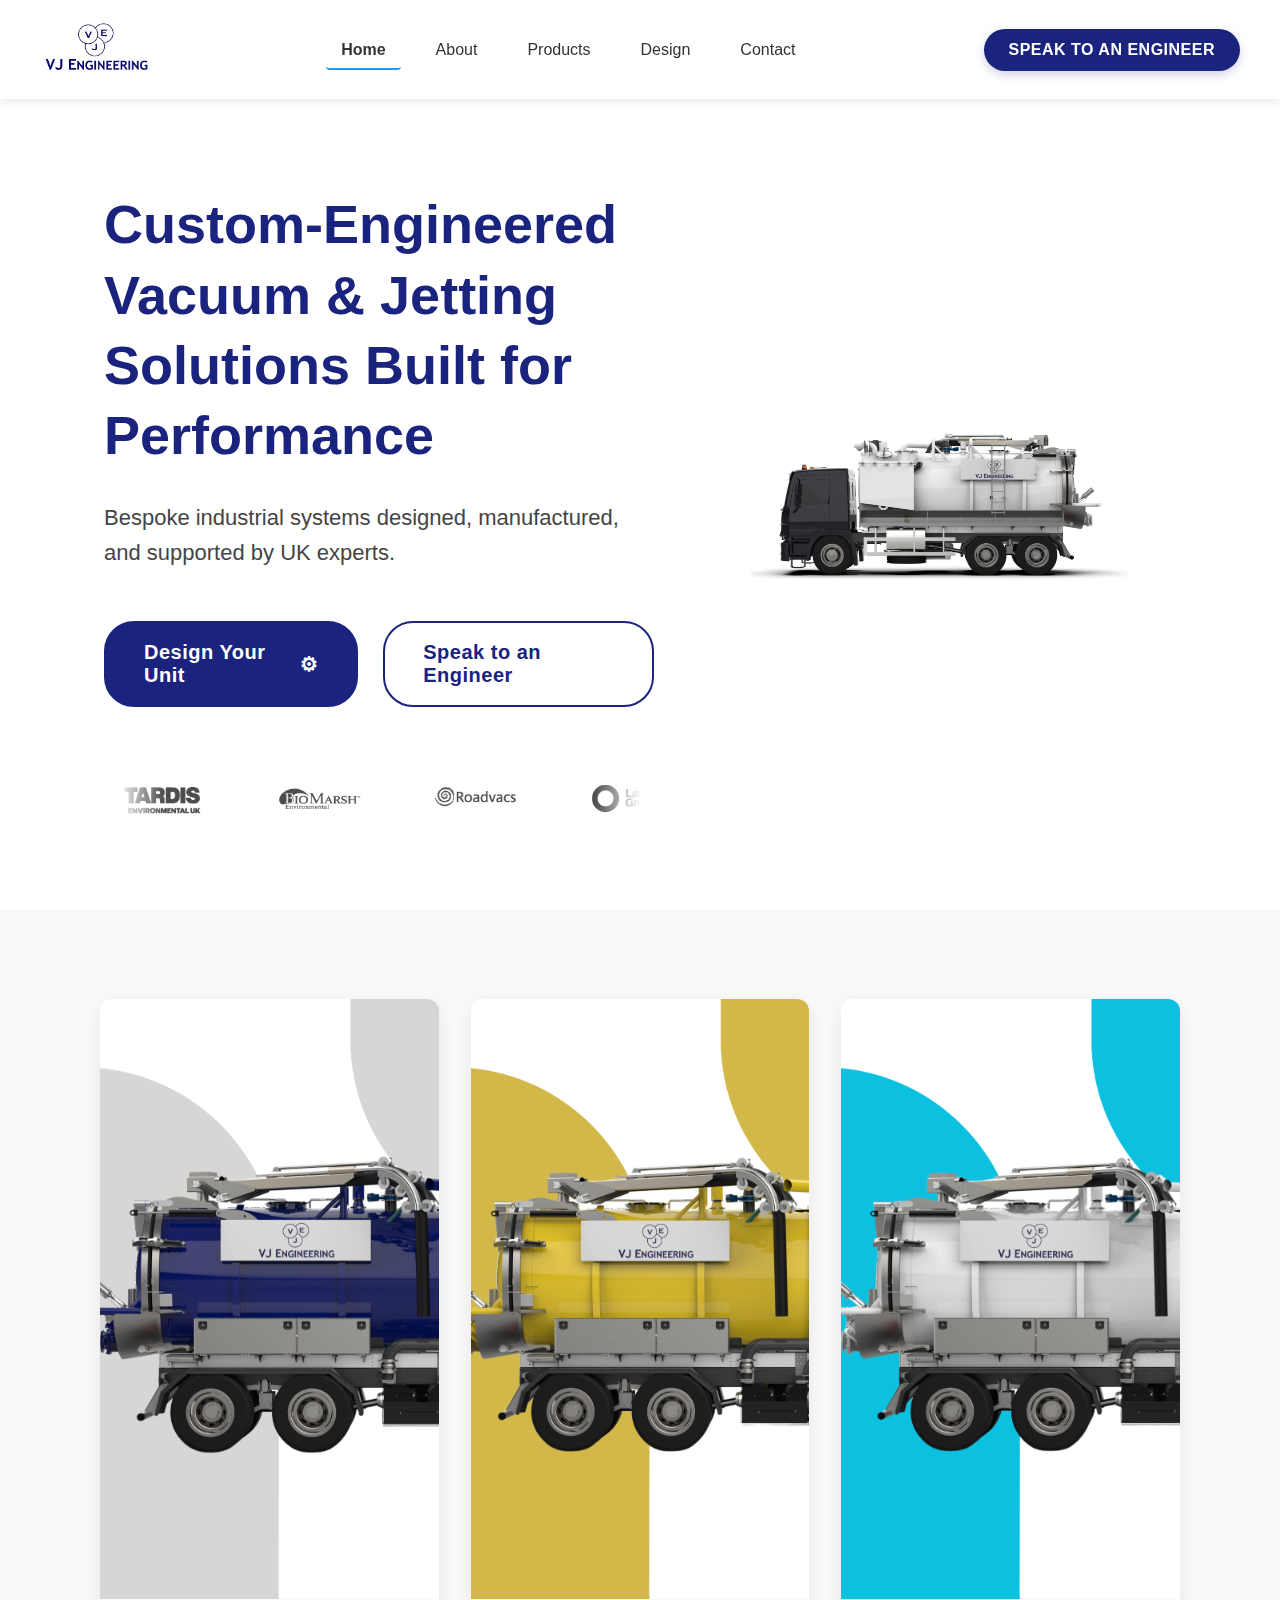
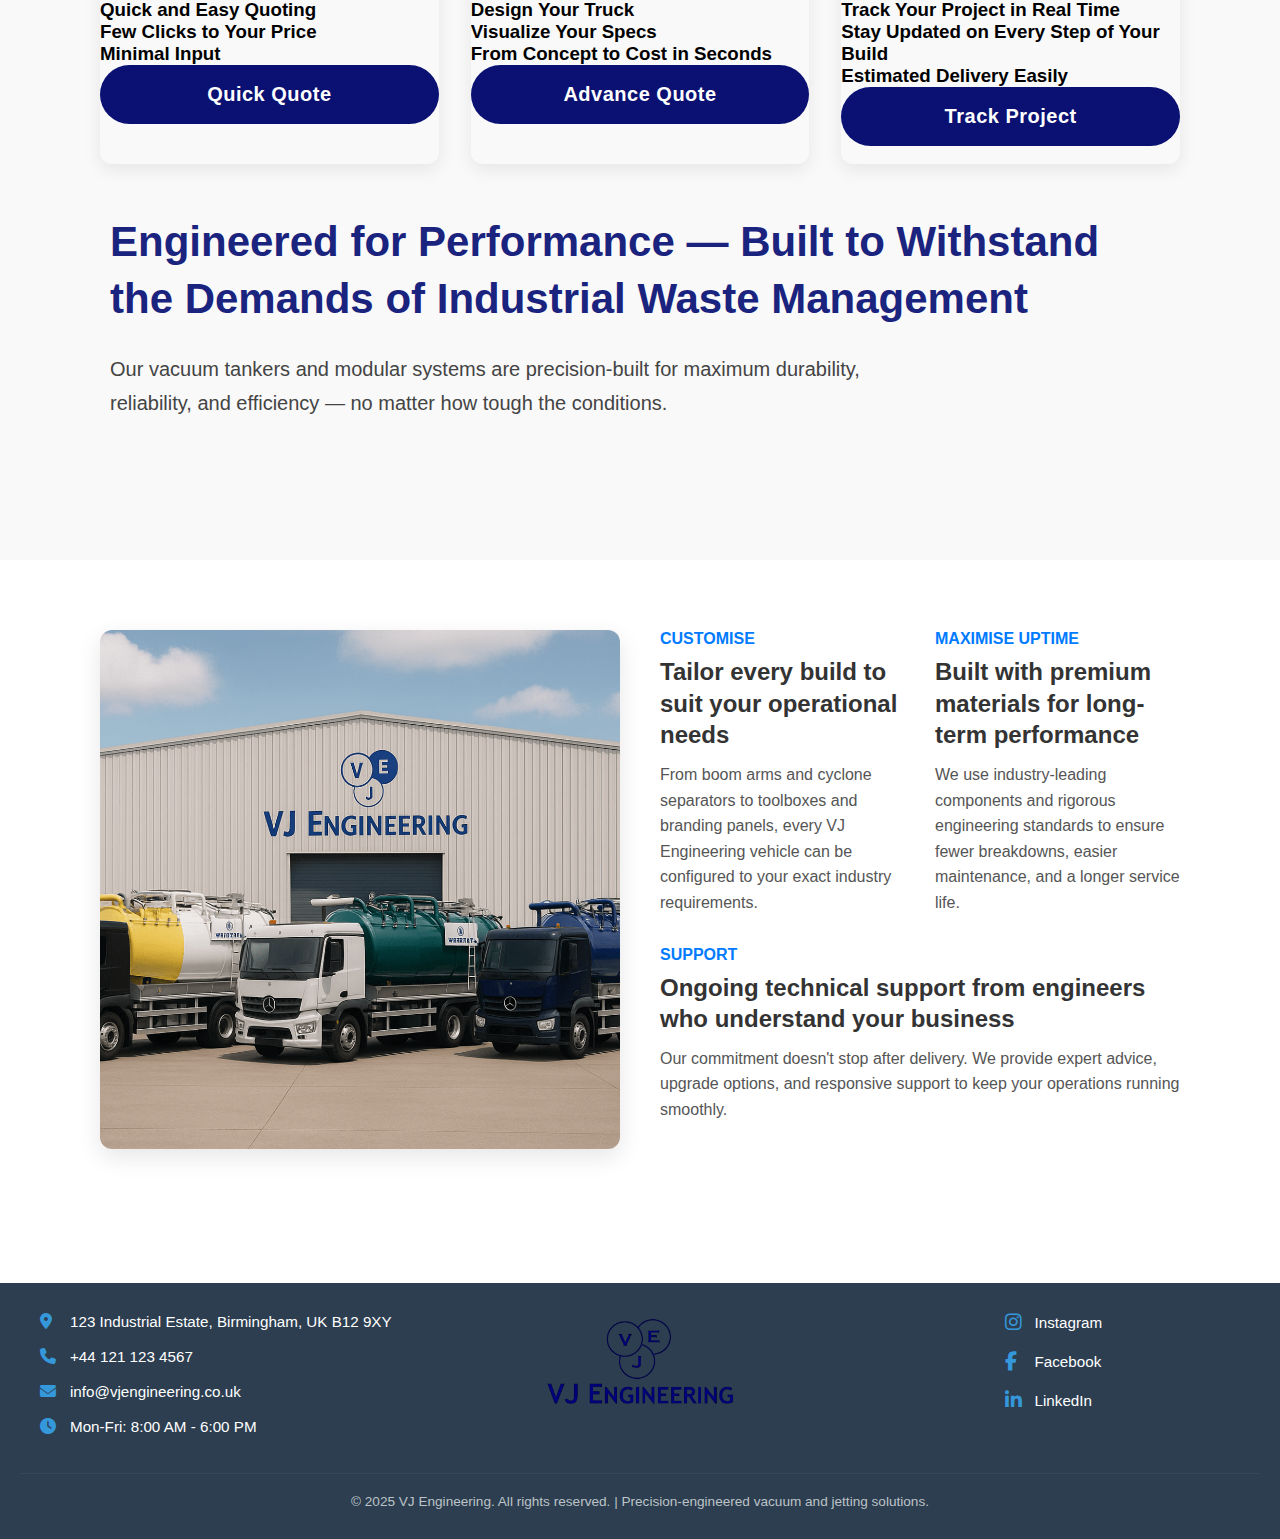
<file: index.html>
<!DOCTYPE html>
<html lang="en">
<head>
    <meta charset="UTF-8">
    <meta name="viewport" content="width=device-width, initial-scale=1.0">
    <title>VJ Engineering</title>
    <link rel="stylesheet" href="css/header.css">
    <link rel="stylesheet" href="css/hero.css">
    <link rel="stylesheet" href="css/features.css">
    <link rel="stylesheet" href="css/value-prop.css">
    <link rel="stylesheet" href="css/footer.css">
    <link rel="stylesheet" href="https://cdnjs.cloudflare.com/ajax/libs/font-awesome/6.5.0/css/all.min.css">
</head>
<body>
    <header class="header">
        <div class="logo-container">
            <a href="/">
                <img src="assets/images/VJ_Engineering.png" alt="VJ Engineering Logo">
            </a>
        </div>
        
        <nav>
            <ul class="nav-menu">
                <li><a href="/" class="active">Home</a></li>
                <li><a href="/about.html">About</a></li>
                <li><a href="/products.html">Products</a></li>
                <li><a href="/design.html">Design</a></li>
                <li><a href="/contact.html">Contact</a></li>
            </ul>
        </nav>
        
        <button class="mobile-menu-toggle">
            <span></span>
            <span></span>
            <span></span>
        </button>
        
        <button class="cta-button">Speak to an Engineer</button>
    </header>

    <main>
        <section class="hero-section">
            <div class="hero-content">
                <h1>Custom-Engineered Vacuum & Jetting Solutions Built for Performance</h1>
                <p>Bespoke industrial systems designed, manufactured, and supported by UK experts.</p>
                
                <div class="hero-buttons">
                    <a href="/design" class="btn btn-primary">Design Your Unit <span class="icon">⚙</span></a>
                    <a href="/contact" class="btn btn-secondary">Speak to an Engineer</a>
                </div>
                
                <div class="client-logos-container">
                    <div class="client-logos">
                        <img src="assets/images/l1.png" alt="Client Logo">
                        <img src="assets/images/l2.png" alt="Client Logo">
                        <img src="assets/images/l3.png" alt="Client Logo">
                        <img src="assets/images/l4.png" alt="Client Logo">
                        <!-- Duplicate logos for continuous scrolling effect -->
                        <img src="assets/images/l1.png" alt="Client Logo">
                        <img src="assets/images/l2.png" alt="Client Logo">
                        <img src="assets/images/l3.png" alt="Client Logo">
                        <img src="assets/images/l4.png" alt="Client Logo">
                    </div>
                </div>
            </div>
            
            <div class="hero-media">
                <video autoplay muted loop>
                    <source src="assets/truck_video.mp4" type="video/mp4">
                </video>
            </div>
        </section>

        <section class="features-section">
            <div class="cards-container">
                <div class="card card-blue popular">
                    <img src="assets/images/Gray.png" alt="Popular Product" class="card-image">
                    <div class="card-overlay">
                        <div class="card-description">
                            <h3>Quick and Easy Quoting</h3>
                            <h3>Few Clicks to Your Price</h3>
                            <h3>Minimal Input</h3>
                        </div>
                        <a href="/design.html" class="card-btn">Quick Quote</a>
                    </div>
                </div>

                <div class="card card-gray">
                    <img src="assets/images/Yellow.png" alt="Popular Product" class="card-image">
                    <div class="card-overlay">
                        <div class="card-description">
                            <h3>Design Your Truck</h3>
                            <h3>Visualize Your Specs</h3>
                            <h3>From Concept to Cost in Seconds</h3>
                        </div>
                        <a href="/design.html" class="card-btn">Advance Quote</a>
                    </div>
                </div>

                <div class="card card-gray">
                    <img src="assets/images/Blue.png" alt="Popular Product" class="card-image">
                    <div class="card-overlay">
                        <div class="card-description">
                            <h3>Track Your Project in Real Time</h3>
                            <h3>Stay Updated on Every Step of Your Build</h3>
                            <h3>Estimated Delivery Easily</h3>
                        </div>
                        <a href="/track.html" class="card-btn">Track Project</a>
                    </div>
                </div>
            </div>

            <div class="industrial-waste-info">
                <h2>Engineered for Performance — Built to Withstand the Demands of Industrial Waste Management</h2>
                <p>Our vacuum tankers and modular systems are precision-built for maximum durability, reliability, and efficiency — no matter how tough the conditions.</p>
            </div>
        </section>

        <section class="value-prop-section">
            <div class="value-prop-container">
                <div class="value-prop-image">
                    <img src="assets/images/20250518_1333_Tank-Trucks-Parking_remix_01jvhp2yr9ezbsascq32e2h61d-e1747676433884.png" alt="VJ Engineering Facility and Trucks">
                </div>
                <div class="value-prop-text-area">
                    <div class="value-prop-item">
                        <h5 class="value-prop-category">Customise</h5>
                        <h3 class="value-prop-headline">Tailor every build to suit your operational needs</h3>
                        <p>From boom arms and cyclone separators to toolboxes and branding panels, every VJ Engineering vehicle can be configured to your exact industry requirements.</p>
                    </div>
                    <div class="value-prop-item">
                        <h5 class="value-prop-category">Maximise Uptime</h5>
                        <h3 class="value-prop-headline">Built with premium materials for long-term performance</h3>
                        <p>We use industry-leading components and rigorous engineering standards to ensure fewer breakdowns, easier maintenance, and a longer service life.</p>
                    </div>
                    <div class="value-prop-item value-prop-support">
                        <h5 class="value-prop-category">Support</h5>
                        <h3 class="value-prop-headline">Ongoing technical support from engineers who understand your business</h3>
                        <p>Our commitment doesn't stop after delivery. We provide expert advice, upgrade options, and responsive support to keep your operations running smoothly.</p>
                    </div>
                </div>
            </div>
        </section>
    </main>
    
    <footer class="footer">
        <div class="footer-container">
            <div class="footer-left">
                <div class="contact-info">
                    <div class="contact-item">
                        <i class="fa-solid fa-location-dot"></i>
                        <span>123 Industrial Estate, Birmingham, UK B12 9XY</span>
                    </div>
                    <div class="contact-item">
                        <i class="fa-solid fa-phone"></i>
                        <span>+44 121 123 4567</span>
                    </div>
                    <div class="contact-item">
                        <i class="fa-solid fa-envelope"></i>
                        <span>info@vjengineering.co.uk</span>
                    </div>
                    <div class="contact-item">
                        <i class="fa-solid fa-clock"></i>
                        <span>Mon-Fri: 8:00 AM - 6:00 PM</span>
                    </div>
                </div>
            </div>
            
            <div class="footer-center">
                <img src="assets/images/VJ_Engineering.png" alt="VJ Engineering Logo" class="footer-logo">
            </div>
            
            <div class="footer-right">
                <div class="social-links">
                    <a href="https://www.instagram.com/vjengineering" class="social-link" target="_blank">
                        <i class="fab fa-instagram"></i>
                        <span>Instagram</span>
                    </a>
                    <a href="https://www.facebook.com/vjengineering" class="social-link" target="_blank">
                        <i class="fab fa-facebook-f"></i>
                        <span>Facebook</span>
                    </a>
                    <a href="https://www.linkedin.com/company/vjengineering" class="social-link" target="_blank">
                        <i class="fab fa-linkedin-in"></i>
                        <span>LinkedIn</span>
                    </a>
                </div>
            </div>
        </div>
        
        <div class="footer-bottom">
            <p>&copy; 2025 VJ Engineering. All rights reserved. | Precision-engineered vacuum and jetting solutions.</p>
        </div>
    </footer>
    
    <script src="js/mobile-menu.js"></script>
</body>
</html>
</file>
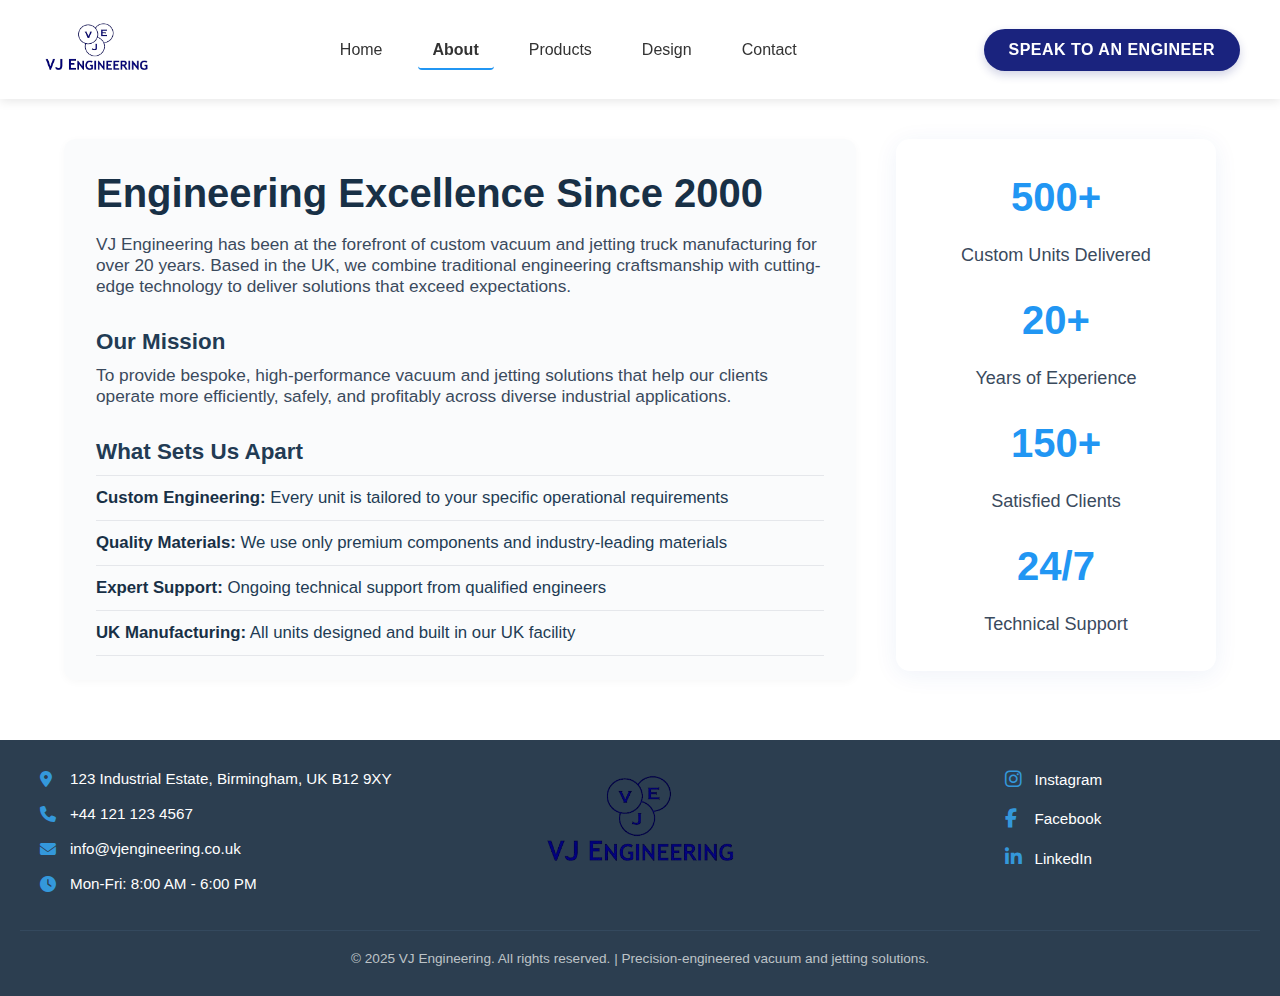
<file: about.html>
<!DOCTYPE html>
<html lang="en">
<head>
    <meta charset="UTF-8">
    <meta name="viewport" content="width=device-width, initial-scale=1.0">
    <title>About | VJ Engineering</title>
    <link rel="stylesheet" href="css/header.css">
    <link rel="stylesheet" href="css/about.css">
    <link rel="stylesheet" href="css/footer.css">
    <link rel="stylesheet" href="https://cdnjs.cloudflare.com/ajax/libs/font-awesome/6.5.0/css/all.min.css">
</head>
<body>
    <header class="header">
        <div class="logo-container">
            <a href="/">
                <img src="assets/images/VJ_Engineering.png" alt="VJ Engineering Logo">
            </a>
        </div>
        <nav>
            <ul class="nav-menu">
                <li><a href="/">Home</a></li>
                <li><a href="/about.html" class="active">About</a></li>
                <li><a href="/products.html">Products</a></li>
                <li><a href="/design.html">Design</a></li>
                <li><a href="/contact.html">Contact</a></li>
            </ul>
        </nav>
        <button class="mobile-menu-toggle">
            <span></span>
            <span></span>
            <span></span>
        </button>
        <button class="cta-button">Speak to an Engineer</button>
    </header>
    <main>
        <section class="about-main-section">
            <div class="about-main-content">
                <h1>Engineering Excellence Since 2000</h1>
                <p>VJ Engineering has been at the forefront of custom vacuum and jetting truck manufacturing for over 20 years. Based in the UK, we combine traditional engineering craftsmanship with cutting-edge technology to deliver solutions that exceed expectations.</p>
                <h2>Our Mission</h2>
                <p>To provide bespoke, high-performance vacuum and jetting solutions that help our clients operate more efficiently, safely, and profitably across diverse industrial applications.</p>
                <h2>What Sets Us Apart</h2>
                <ul class="about-sets-apart">
                    <li><strong>Custom Engineering:</strong> Every unit is tailored to your specific operational requirements</li>
                    <li><strong>Quality Materials:</strong> We use only premium components and industry-leading materials</li>
                    <li><strong>Expert Support:</strong> Ongoing technical support from qualified engineers</li>
                    <li><strong>UK Manufacturing:</strong> All units designed and built in our UK facility</li>
                </ul>
            </div>
            <aside class="about-stats-card">
                <div class="about-stat"><span class="about-stat-number">500+</span><br>Custom Units Delivered</div>
                <div class="about-stat"><span class="about-stat-number">20+</span><br>Years of Experience</div>
                <div class="about-stat"><span class="about-stat-number">150+</span><br>Satisfied Clients</div>
                <div class="about-stat"><span class="about-stat-number">24/7</span><br>Technical Support</div>
            </aside>
        </section>
    </main>
    
    <footer class="footer">
        <div class="footer-container">
            <div class="footer-left">
                <div class="contact-info">
                    <div class="contact-item">
                        <i class="fa-solid fa-location-dot"></i>
                        <span>123 Industrial Estate, Birmingham, UK B12 9XY</span>
                    </div>
                    <div class="contact-item">
                        <i class="fa-solid fa-phone"></i>
                        <span>+44 121 123 4567</span>
                    </div>
                    <div class="contact-item">
                        <i class="fa-solid fa-envelope"></i>
                        <span>info@vjengineering.co.uk</span>
                    </div>
                    <div class="contact-item">
                        <i class="fa-solid fa-clock"></i>
                        <span>Mon-Fri: 8:00 AM - 6:00 PM</span>
                    </div>
                </div>
            </div>
            
            <div class="footer-center">
                <img src="assets/images/VJ_Engineering.png" alt="VJ Engineering Logo" class="footer-logo">
            </div>
            
            <div class="footer-right">
                <div class="social-links">
                    <a href="https://www.instagram.com/vjengineering" class="social-link" target="_blank">
                        <i class="fab fa-instagram"></i>
                        <span>Instagram</span>
                    </a>
                    <a href="https://www.facebook.com/vjengineering" class="social-link" target="_blank">
                        <i class="fab fa-facebook-f"></i>
                        <span>Facebook</span>
                    </a>
                    <a href="https://www.linkedin.com/company/vjengineering" class="social-link" target="_blank">
                        <i class="fab fa-linkedin-in"></i>
                        <span>LinkedIn</span>
                    </a>
                </div>
            </div>
        </div>
        
        <div class="footer-bottom">
            <p>&copy; 2025 VJ Engineering. All rights reserved. | Precision-engineered vacuum and jetting solutions.</p>
        </div>
    </footer>
    
    <script src="js/mobile-menu.js"></script>
</body>
</html>
</file>
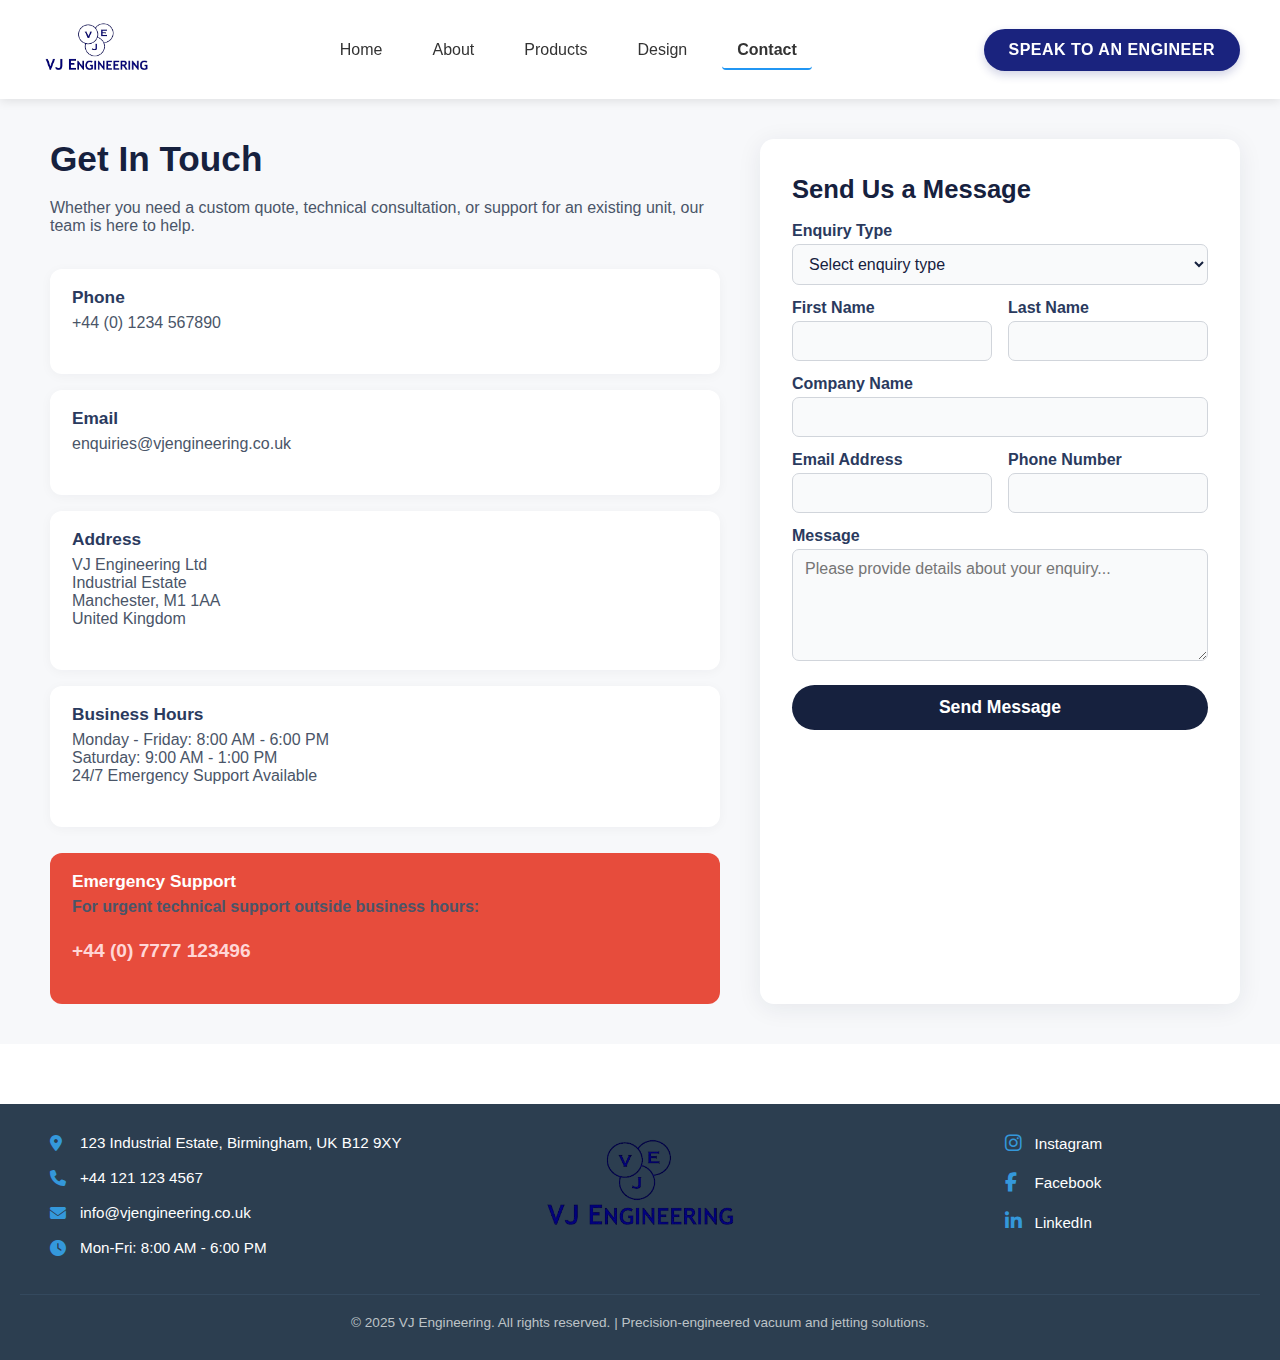
<file: contact.html>
<!DOCTYPE html>
<html lang="en">
<head>
    <meta charset="UTF-8">
    <meta name="viewport" content="width=device-width, initial-scale=1.0">
    <title>Contact | VJ Engineering</title>
    <link rel="stylesheet" href="css/header.css">
    <link rel="stylesheet" href="css/hero.css">
    <link rel="stylesheet" href="css/features.css">
    <link rel="stylesheet" href="css/value-prop.css">
    <link rel="stylesheet" href="css/contact.css">
    <link rel="stylesheet" href="css/footer.css">
    <link rel="stylesheet" href="https://cdnjs.cloudflare.com/ajax/libs/font-awesome/6.5.0/css/all.min.css">
</head>
<body>
    <header class="header">
        <div class="logo-container">
            <a href="/">
                <img src="assets/images/VJ_Engineering.png" alt="VJ Engineering Logo">
            </a>
        </div>
        <nav>
            <ul class="nav-menu">
                <li><a href="/">Home</a></li>
                <li><a href="/about.html">About</a></li>
                <li><a href="/products.html">Products</a></li>
                <li><a href="/design.html">Design</a></li>
                <li><a href="/contact.html" class="active">Contact</a></li>
            </ul>
        </nav>
        <button class="mobile-menu-toggle">
            <span></span>
            <span></span>
            <span></span>
        </button>
        <button class="cta-button">Speak to an Engineer</button>
    </header>
    <main>
        <section class="contact-section">
            <div class="contact-container">
                <div class="contact-info">
                    <h1>Get In Touch</h1>
                    <p>Whether you need a custom quote, technical consultation, or support for an existing unit, our team is here to help.</p>
                    <div class="contact-cards">
                        <div class="contact-card">
                            <h4>Phone</h4>
                            <p>+44 (0) 1234 567890</p>
                        </div>
                        <div class="contact-card">
                            <h4>Email</h4>
                            <p>enquiries@vjengineering.co.uk</p>
                        </div>
                        <div class="contact-card">
                            <h4>Address</h4>
                            <p>VJ Engineering Ltd<br>Industrial Estate<br>Manchester, M1 1AA<br>United Kingdom</p>
                        </div>
                        <div class="contact-card">
                            <h4>Business Hours</h4>
                            <p>Monday - Friday: 8:00 AM - 6:00 PM<br>Saturday: 9:00 AM - 1:00 PM<br>24/7 Emergency Support Available</p>
                        </div>
                        <div class="contact-card emergency">
                            <h4>Emergency Support</h4>
                            <p>For urgent technical support outside business hours:</p>
                            <p class="emergency-phone">+44 (0) 7777 123496</p>
                        </div>
                    </div>
                </div>
                <div class="contact-form-area">
                    <h1>Send Us a Message</h1>
                    <form class="contact-form">
                        <label for="enquiry-type">Enquiry Type</label>
                        <select id="enquiry-type" name="enquiry-type" required>
                            <option value="">Select enquiry type</option>
                            <option value="quote">Quote</option>
                            <option value="support">Support</option>
                            <option value="consultation">Consultation</option>
                            <option value="other">Other</option>
                        </select>
                        <div class="form-row">
                            <div class="form-group">
                                <label for="first-name">First Name</label>
                                <input type="text" id="first-name" name="first-name" required>
                            </div>
                            <div class="form-group">
                                <label for="last-name">Last Name</label>
                                <input type="text" id="last-name" name="last-name" required>
                            </div>
                        </div>
                        <div class="form-group">
                            <label for="company-name">Company Name</label>
                            <input type="text" id="company-name" name="company-name">
                        </div>
                        <div class="form-row">
                            <div class="form-group">
                                <label for="email">Email Address</label>
                                <input type="email" id="email" name="email" required>
                            </div>
                            <div class="form-group">
                                <label for="phone">Phone Number</label>
                                <input type="tel" id="phone" name="phone">
                            </div>
                        </div>
                        <div class="form-group">
                            <label for="message">Message</label>
                            <textarea id="message" name="message" rows="5" placeholder="Please provide details about your enquiry..." required></textarea>
                        </div>
                        <button type="submit" class="send-btn">Send Message</button>
                    </form>
                </div>
            </div>
        </section>
    </main>
    
    <footer class="footer">
        <div class="footer-container">
            <div class="footer-left">
                <div class="contact-info">
                    <div class="contact-item">
                        <i class="fa-solid fa-location-dot"></i>
                        <span>123 Industrial Estate, Birmingham, UK B12 9XY</span>
                    </div>
                    <div class="contact-item">
                        <i class="fa-solid fa-phone"></i>
                        <span>+44 121 123 4567</span>
                    </div>
                    <div class="contact-item">
                        <i class="fa-solid fa-envelope"></i>
                        <span>info@vjengineering.co.uk</span>
                    </div>
                    <div class="contact-item">
                        <i class="fa-solid fa-clock"></i>
                        <span>Mon-Fri: 8:00 AM - 6:00 PM</span>
                    </div>
                </div>
            </div>
            
            <div class="footer-center">
                <img src="assets/images/VJ_Engineering.png" alt="VJ Engineering Logo" class="footer-logo">
            </div>
            
            <div class="footer-right">
                <div class="social-links">
                    <a href="https://www.instagram.com/vjengineering" class="social-link" target="_blank">
                        <i class="fab fa-instagram"></i>
                        <span>Instagram</span>
                    </a>
                    <a href="https://www.facebook.com/vjengineering" class="social-link" target="_blank">
                        <i class="fab fa-facebook-f"></i>
                        <span>Facebook</span>
                    </a>
                    <a href="https://www.linkedin.com/company/vjengineering" class="social-link" target="_blank">
                        <i class="fab fa-linkedin-in"></i>
                        <span>LinkedIn</span>
                    </a>
                </div>
            </div>
        </div>
        
        <div class="footer-bottom">
            <p>&copy; 2025 VJ Engineering. All rights reserved. | Precision-engineered vacuum and jetting solutions.</p>
        </div>
    </footer>
    
    <script src="js/mobile-menu.js"></script>
</body>
</html>
</file>
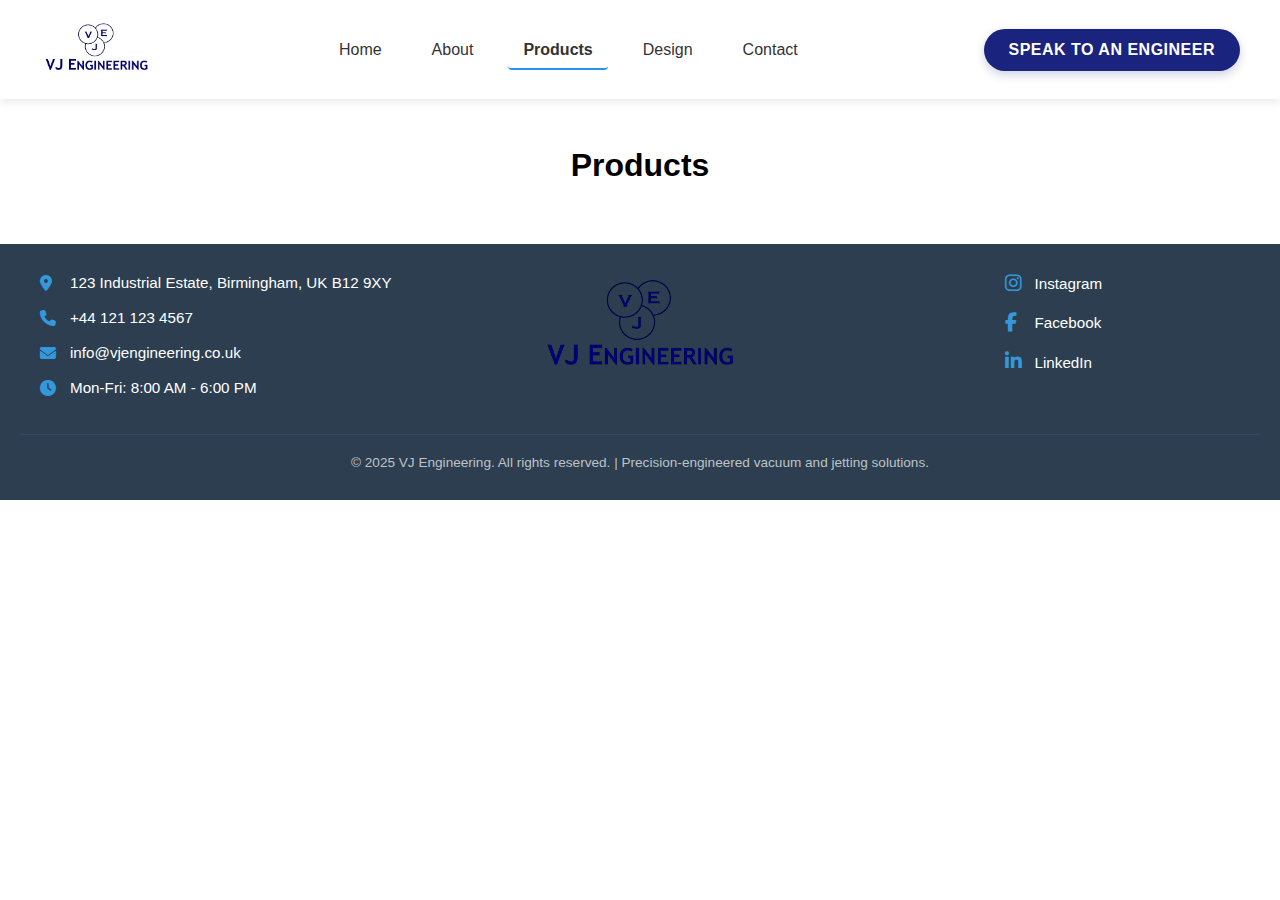
<file: products.html>
<!DOCTYPE html>
<html lang="en">
<head>
    <meta charset="UTF-8">
    <meta name="viewport" content="width=device-width, initial-scale=1.0">
    <title>Products | VJ Engineering</title>
    <link rel="stylesheet" href="css/header.css">
    <link rel="stylesheet" href="css/footer.css">
    <link rel="stylesheet" href="https://cdnjs.cloudflare.com/ajax/libs/font-awesome/6.5.0/css/all.min.css">
</head>
<body>
    <header class="header">
        <div class="logo-container">
            <a href="/">
                <img src="assets/images/VJ_Engineering.png" alt="VJ Engineering Logo">
            </a>
        </div>
        <nav>
            <ul class="nav-menu">
                <li><a href="/">Home</a></li>
                <li><a href="/about.html">About</a></li>
                <li><a href="/products.html" class="active">Products</a></li>
                <li><a href="/design.html">Design</a></li>
                <li><a href="/contact.html">Contact</a></li>
            </ul>
        </nav>
        <button class="mobile-menu-toggle">
            <span></span>
            <span></span>
            <span></span>
        </button>
        <button class="cta-button">Speak to an Engineer</button>
    </header>
    <main>
        <h1 style="margin: 48px auto; text-align: center;">Products</h1>
    </main>
    
    <footer class="footer">
        <div class="footer-container">
            <div class="footer-left">
                <div class="contact-info">
                    <div class="contact-item">
                        <i class="fa-solid fa-location-dot"></i>
                        <span>123 Industrial Estate, Birmingham, UK B12 9XY</span>
                    </div>
                    <div class="contact-item">
                        <i class="fa-solid fa-phone"></i>
                        <span>+44 121 123 4567</span>
                    </div>
                    <div class="contact-item">
                        <i class="fa-solid fa-envelope"></i>
                        <span>info@vjengineering.co.uk</span>
                    </div>
                    <div class="contact-item">
                        <i class="fa-solid fa-clock"></i>
                        <span>Mon-Fri: 8:00 AM - 6:00 PM</span>
                    </div>
                </div>
            </div>
            
            <div class="footer-center">
                <img src="assets/images/VJ_Engineering.png" alt="VJ Engineering Logo" class="footer-logo">
            </div>
            
            <div class="footer-right">
                <div class="social-links">
                    <a href="https://www.instagram.com/vjengineering" class="social-link" target="_blank">
                        <i class="fab fa-instagram"></i>
                        <span>Instagram</span>
                    </a>
                    <a href="https://www.facebook.com/vjengineering" class="social-link" target="_blank">
                        <i class="fab fa-facebook-f"></i>
                        <span>Facebook</span>
                    </a>
                    <a href="https://www.linkedin.com/company/vjengineering" class="social-link" target="_blank">
                        <i class="fab fa-linkedin-in"></i>
                        <span>LinkedIn</span>
                    </a>
                </div>
            </div>
        </div>
        
        <div class="footer-bottom">
            <p>&copy; 2025 VJ Engineering. All rights reserved. | Precision-engineered vacuum and jetting solutions.</p>
        </div>
    </footer>
    
    <script src="js/mobile-menu.js"></script>
</body>
</html>
</file>
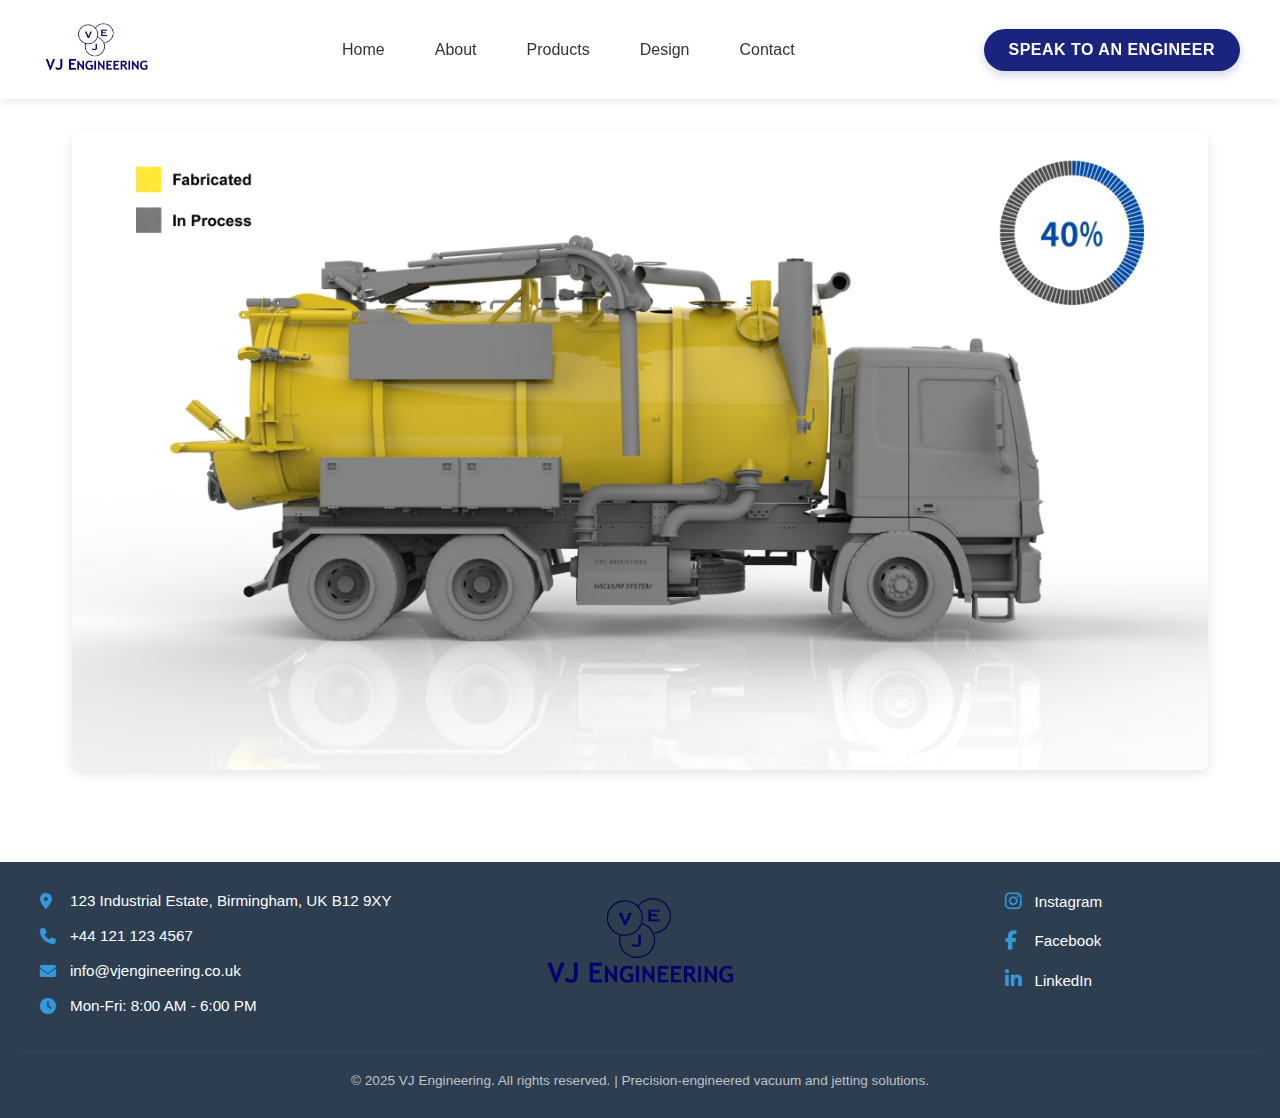
<file: track.html>
<!DOCTYPE html>
<html lang="en">
<head>
    <meta charset="UTF-8">
    <meta name="viewport" content="width=device-width, initial-scale=1.0">
    <title>Track Project | VJ Engineering</title>
    <link rel="stylesheet" href="css/header.css">
    <link rel="stylesheet" href="css/footer.css">
    <link rel="stylesheet" href="css/track.css">
    <link rel="stylesheet" href="https://cdnjs.cloudflare.com/ajax/libs/font-awesome/6.5.0/css/all.min.css">
</head>
<body>
    <header class="header">
        <div class="logo-container">
            <a href="/">
                <img src="assets/images/VJ_Engineering.png" alt="VJ Engineering Logo">
            </a>
        </div>
        <nav>
            <ul class="nav-menu">
                <li><a href="/">Home</a></li>
                <li><a href="/about.html">About</a></li>
                <li><a href="/products.html">Products</a></li>
                <li><a href="/design.html">Design</a></li>
                <li><a href="/contact.html">Contact</a></li>
            </ul>
        </nav>
        <button class="mobile-menu-toggle">
            <span></span>
            <span></span>
            <span></span>
        </button>
        <button class="cta-button">Speak to an Engineer</button>
    </header>
    <main>
        <div class="track-container">
            <img src="assets/images/teack_image.jpeg" alt="Track Project" class="track-image">
        </div>
    </main>

    <footer class="footer">
        <div class="footer-container">
            <div class="footer-left">
                <div class="contact-info">
                    <div class="contact-item">
                        <i class="fa-solid fa-location-dot"></i>
                        <span>123 Industrial Estate, Birmingham, UK B12 9XY</span>
                    </div>
                    <div class="contact-item">
                        <i class="fa-solid fa-phone"></i>
                        <span>+44 121 123 4567</span>
                    </div>
                    <div class="contact-item">
                        <i class="fa-solid fa-envelope"></i>
                        <span>info@vjengineering.co.uk</span>
                    </div>
                    <div class="contact-item">
                        <i class="fa-solid fa-clock"></i>
                        <span>Mon-Fri: 8:00 AM - 6:00 PM</span>
                    </div>
                </div>
            </div>
            
            <div class="footer-center">
                <img src="assets/images/VJ_Engineering.png" alt="VJ Engineering Logo" class="footer-logo">
            </div>
            
            <div class="footer-right">
                <div class="social-links">
                    <a href="https://www.instagram.com/vjengineering" class="social-link" target="_blank">
                        <i class="fab fa-instagram"></i>
                        <span>Instagram</span>
                    </a>
                    <a href="https://www.facebook.com/vjengineering" class="social-link" target="_blank">
                        <i class="fab fa-facebook-f"></i>
                        <span>Facebook</span>
                    </a>
                    <a href="https://www.linkedin.com/company/vjengineering" class="social-link" target="_blank">
                        <i class="fab fa-linkedin-in"></i>
                        <span>LinkedIn</span>
                    </a>
                </div>
            </div>
        </div>
        
        <div class="footer-bottom">
            <p>&copy; 2025 VJ Engineering. All rights reserved. | Precision-engineered vacuum and jetting solutions.</p>
        </div>
    </footer>
    
    <script src="js/mobile-menu.js"></script>
</body>
</html>
</file>
<file: css/header.css>
* {
    margin: 0;
    padding: 0;
    box-sizing: border-box;
    font-family: 'Segoe UI', Tahoma, Geneva, Verdana, sans-serif; /* Modern font stack */
}

.header {
    display: flex;
    justify-content: space-between;
    align-items: center;
    padding: 20px 40px; /* Adjusted padding */
    background-color: white;
    position: sticky;
    top: 0;
    z-index: 1000;
    box-shadow: 0 2px 10px rgba(0,0,0,0.1); /* Simplified shadow */
    max-width: 100%; /* Use full width */
    margin: 0 auto; 
}

.logo-container img {
    height: 55px; /* Adjusted logo size */
    transition: transform 0.3s ease;
}

.logo-container img:hover {
    transform: scale(1.05);
}

.nav-menu {
    display: flex;
    list-style: none;
}

.nav-menu li {
    margin: 0 10px; /* Adjusted margin */
    position: relative;
}

.nav-menu a {
    text-decoration: none;
    color: #333;
    font-size: 16px; /* Adjusted font size */
    font-weight: 500;
    padding: 10px 15px; /* Adjusted padding */
    transition: all 0.3s ease;
    border-radius: 4px;
    position: relative;
}

.nav-menu a::after {
    content: '';
    position: absolute;
    width: 0;
    height: 2px; /* Adjusted height */
    bottom: 0;
    left: 50%;
    /* background-color: #1a237e; */
    transition: all 0.3s ease;
    transform: translateX(-50%);
    opacity: 0;
}

.nav-menu a:hover {
    color: #1a237e;
}

.nav-menu a:hover::after {
    width: 70%;
    opacity: 1;
}

.nav-menu a.active {
    border-bottom: 2.5px solid #2196f3;
    /* color: #183046; */
    font-weight: 700;
}

.cta-button {
    background-color: #1a237e;
    color: white;
    border: none; /* Removed border for a cleaner look */
    padding: 12px 25px; /* Adjusted padding */
    font-size: 16px; /* Adjusted font size */
    font-weight: bold;
    cursor: pointer;
    transition: all 0.3s ease;
    border-radius: 25px; /* Adjusted border-radius */
    letter-spacing: 0.5px;
    box-shadow: 0 4px 10px rgba(26, 35, 126, 0.2); /* Simplified shadow */
    text-transform: uppercase;
}

.cta-button:hover {
    background-color: #121858; /* Darker shade on hover */
    color: white;
    transform: translateY(-1px); /* Adjusted lift effect */
    box-shadow: 0 5px 12px rgba(26, 35, 126, 0.3); /* Adjusted shadow */
}

/* Responsive Design for Header */
@media (max-width: 1200px) {
    .header {
        padding: 15px 30px;
        width: 95%;
    }
    
    .nav-menu li {
        margin: 0 8px;
    }
    
    .nav-menu a {
        font-size: 15px;
        padding: 8px 12px;
    }
    
    .cta-button {
        padding: 10px 20px;
        font-size: 15px;
    }
}

@media (max-width: 992px) {
    .header {
        padding: 15px 20px;
        width: 95%;
    }
    
    .logo-container img {
        height: 50px;
    }
    
    .nav-menu li {
        margin: 0 6px;
    }
    
    .nav-menu a {
        font-size: 14px;
        padding: 8px 12px;
    }
    
    .cta-button {
        padding: 10px 18px;
        font-size: 14px;
        white-space: nowrap;
    }
}

@media (max-width: 900px) {
    .header {
        flex-wrap: wrap;
        justify-content: space-between;
        padding: 15px 20px;
    }
    
    .logo-container {
        order: 1;
        flex: 0 0 auto;
    }
    
    .logo-container img {
        height: 45px;
    }
    
    .cta-button {
        order: 2;
        flex: 0 0 auto;
        padding: 8px 16px;
        font-size: 13px;
    }
    
    .nav-menu {
        order: 3;
        width: 100%;
        justify-content: center;
        margin-top: 15px;
        flex-wrap: wrap;
        gap: 5px;
    }
    
    .nav-menu li {
        margin: 3px 5px;
    }
    
    .nav-menu a {
        font-size: 13px;
        padding: 6px 10px;
    }
}

/* Mobile Menu Toggle */
.mobile-menu-toggle {
    display: none;
    flex-direction: column;
    cursor: pointer;
    padding: 5px;
    background: none;
    border: none;
}

.mobile-menu-toggle span {
    width: 25px;
    height: 3px;
    background-color: #1a237e;
    margin: 3px 0;
    transition: 0.3s;
    border-radius: 2px;
}

.mobile-menu-toggle.active span:nth-child(1) {
    transform: rotate(-45deg) translate(-5px, 6px);
}

.mobile-menu-toggle.active span:nth-child(2) {
    opacity: 0;
}

.mobile-menu-toggle.active span:nth-child(3) {
    transform: rotate(45deg) translate(-5px, -6px);
}

@media (max-width: 768px) {
    .header {
        padding: 15px 20px;
        width: 100%;
        flex-wrap: nowrap;
        justify-content: space-between;
        align-items: center;
        position: relative;
    }
    
    .logo-container {
        flex: 1;
    }
    
    .logo-container img {
        height: 45px;
    }
    
    .mobile-menu-toggle {
        display: flex;
        order: 3;
        z-index: 1001;
    }
    
    /* Hide desktop CTA button on mobile */
    .cta-button {
        display: none;
    }
    
    .nav-menu {
        position: fixed;
        top: 0;
        left: -100%;
        width: 100%;
        height: 100vh;
        background-color: white;
        flex-direction: column;
        justify-content: center;
        align-items: center;
        transition: left 0.3s ease;
        z-index: 1000;
        overflow-y: auto;
        padding: 0;
    }
    
    .nav-menu.active {
        left: 0;
    }
    
    .nav-menu li {
        margin: 20px 0;
        width: 80%;
        text-align: center;
    }
    
    .nav-menu a {
        font-size: 20px;
        padding: 20px;
        display: block;
        width: 100%;
        border-radius: 12px;
        transition: all 0.3s ease;
        font-weight: 600;
    }
    
    .nav-menu a:hover {
        background-color: #f5f5f5;
        color: #1a237e;
        transform: translateY(-2px);
    }
    
    .nav-menu a::after {
        display: none;
    }
    
    /* Add CTA button inside mobile menu */
    .nav-menu::after {
        content: "Speak to an Engineer";
        display: block;
        background-color: #1a237e;
        color: white;
        padding: 18px 40px;
        border-radius: 30px;
        font-size: 18px;
        font-weight: bold;
        text-transform: uppercase;
        letter-spacing: 0.5px;
        margin-top: 40px;
        cursor: pointer;
        transition: all 0.3s ease;
        border: none;
        width: 80%;
        text-align: center;
        box-shadow: 0 4px 12px rgba(26, 35, 126, 0.2);
    }
    
    .nav-menu::after:hover {
        background-color: #121858;
        transform: translateY(-2px);
        box-shadow: 0 6px 15px rgba(26, 35, 126, 0.3);
    }
}

@media (max-width: 480px) {
    .header {
        padding: 12px 15px;
    }
    
    .logo-container img {
        height: 40px;
    }
    
    .nav-menu li {
        margin: 15px 0;
        width: 85%;
    }
    
    .nav-menu a {
        font-size: 18px;
        padding: 15px 20px;
    }
    
    .nav-menu::after {
        padding: 15px 35px;
        font-size: 16px;
        width: 85%;
    }
}
</file>
<file: css/hero.css>
.hero-section {
    display: flex;
    align-items: center; /* Vertically align items */
    max-width: 1500px; /* Increased max-width to match header scale */
    margin: 0 auto;
    padding: 70px 40px; /* Increased padding */
    min-height: calc(100vh - 90px); /* Adjusted for larger header */
    justify-content: space-between; /* Create space between content and media */
    width: 90%; /* Match header width percentage */
}

.hero-content {
    flex: 1; /* Standard flex value */
    padding-right: 50px; /* Increased padding */
    max-width: 600px; /* Limit width to avoid center drift */
    margin-right: auto; /* Push content to the left */
}

.hero-media {
    flex: 0.8; /* Give slightly less space to media */
    display: flex;
    align-items: center;
    justify-content: flex-end; /* Align content to the right */
    max-width: 45%; /* Ensure media doesn't take too much space */
}

.hero-content h1 {
    font-size: 54px; /* Further increased font size */
    font-weight: bold;
    color: #1a237e; /* Use primary color for heading */
    margin-bottom: 30px; /* Increased margin */
    line-height: 1.3; /* Improved line height */
}

.hero-content p {
    font-size: 22px; /* Further increased font size */
    color: #444; /* Slightly darker text */
    margin-bottom: 50px; /* Increased margin */
    line-height: 1.6; /* Improved line height */
}

.hero-buttons {
    display: flex;
    gap: 25px; /* Increased gap */
    margin-bottom: 70px; /* Adjusted margin */
}

.btn {
    display: inline-flex;
    align-items: center;
    justify-content: center;
    padding: 18px 38px; /* Further increased padding */
    border: 2px solid #1a237e; /* Primary color for border */
    font-size: 20px; /* Increased font size */
    font-weight: bold;
    text-decoration: none;
    transition: all 0.3s ease;
    cursor: pointer;
    border-radius: 30px; /* Match CTA button style with rounded corners */
    letter-spacing: 0.5px; /* Subtle letter spacing like header CTA */
}

.btn-primary {
    background-color: #1a237e; /* Primary color background */
    color: white;
}

.btn-primary:hover {
    background-color: #121858; /* Darker shade on hover */
    border-color: #121858;
    color: white;
}

.btn-secondary {
    background-color: white;
    color: #1a237e; /* Primary color for text */
    border: 2px solid #1a237e;
}

.btn-secondary:hover {
    background-color: #f0f0f0; /* Light background on hover */
    border-color: #1a237e;
    color: #1a237e;
}

.icon {
    margin-left: 8px;
}

/* Client Logo Animation */
.client-logos-container {
    width: 100%;
    overflow: hidden;
    margin-top: 50px; /* Adjusted margin */
    position: relative;
}

.client-logos {
    display: flex;
    align-items: center;
    gap: 40px; /* Increased gap */
    animation: scroll 25s linear infinite; /* Slightly slower animation */
}

.client-logos img {
    height: 42px; /* Further increased logo size to match header scale */
    opacity: 0.7; /* Slightly increased opacity for better visibility */
    transition: opacity 0.3s ease, transform 0.3s ease;
    /* Prevent shrinking of images */
    flex-shrink: 0;
    margin: 0 5px; /* Added small margins */
}

.client-logos img:hover {
    opacity: 1;
}

@keyframes scroll {
    0% {
        transform: translateX(0);
    }
    100% {
        transform: translateX(calc(-100% / 2));
    }
}

/* Add these styles to create a subtle gradient fade effect at the edges */
.client-logos-container::before,
.client-logos-container::after {
    content: "";
    position: absolute;
    top: 0;
    height: 100%;
    width: 60px; /* Increased fade width */
    z-index: 2;
    pointer-events: none;
}

.client-logos-container::before {
    left: 0;
    background: linear-gradient(to right, white 20%, transparent); /* Adjusted gradient */
}

.client-logos-container::after {
    right: 0;
    background: linear-gradient(to left, white 20%, transparent); /* Adjusted gradient */
}

/* Video and Fallback Image Styles */
.hero-media video {
    width: 100%;
    max-width: 550px; /* Increased max width for the video */
    height: auto;
    object-fit: contain; /* Ensure the video maintains aspect ratio */
    transition: transform 0.5s ease; /* Smooth transition for hover effect */
}

.hero-media:hover video {
    transform: scale(1.02); /* Subtle zoom effect on hover */
}

.video-fallback {
    display: none; /* Hide fallback image by default */
    max-width: 550px;
    height: auto;
    border-radius: 12px;
    box-shadow: 0 8px 25px rgba(0,0,0,0.15);
}

/* Show fallback if video fails to load */
video:not([poster]):not([src]) + .video-fallback,
video:error + .video-fallback {
    display: block;
}

/* Responsive Design for Hero Section */
@media (max-width: 1200px) {
    .hero-section {
        padding: 50px 30px;
        width: 95%;
    }
    
    .hero-content h1 {
        font-size: 48px;
    }
    
    .hero-content p {
        font-size: 20px;
    }
}

@media (max-width: 992px) {
    .hero-section {
        flex-direction: column;
        padding: 40px 20px;
        min-height: auto;
        text-align: center;
    }
    
    .hero-content {
        padding-right: 0;
        margin-right: 0;
        max-width: 100%;
        margin-bottom: 40px;
    }
    
    .hero-content h1 {
        font-size: 42px;
        margin-bottom: 20px;
    }
    
    .hero-content p {
        font-size: 18px;
        margin-bottom: 30px;
    }
    
    .hero-buttons {
        flex-direction: column;
        gap: 15px;
        margin-bottom: 40px;
        align-items: center;
    }
    
    .btn {
        width: 100%;
        max-width: 300px;
        padding: 15px 30px;
        font-size: 18px;
    }
    
    .hero-media {
        max-width: 100%;
        justify-content: center;
    }
    
    .hero-media video {
        max-width: 100%;
    }
}

@media (max-width: 768px) {
    .hero-section {
        padding: 30px 15px;
    }
    
    .hero-content h1 {
        font-size: 36px;
        line-height: 1.2;
    }
    
    .hero-content p {
        font-size: 16px;
    }
    
    .btn {
        padding: 12px 25px;
        font-size: 16px;
    }
    
    .client-logos img {
        height: 32px;
    }
    
    .client-logos {
        gap: 25px;
    }
}

@media (max-width: 480px) {
    .hero-content h1 {
        font-size: 28px;
    }
    
    .hero-content p {
        font-size: 15px;
    }
    
    .hero-buttons {
        gap: 12px;
    }
    
    .btn {
        padding: 10px 20px;
        font-size: 14px;
    }
    
    .client-logos img {
        height: 28px;
    }
}
</file>
<file: css/features.css>
.features-section {
    background-color: #f9f9f9;
    padding: 90px 40px; /* Increased padding */
}

.cards-container {
    max-width: 1500px; /* Increased to match hero section */
    width: 90%; /* Match header width percentage */
    margin: 0 auto;
    display: flex;
    gap: 32px; /* Increased gap between cards */
    justify-content: center;
}

.card {
    flex: 1;
    /* background-color: white; */ /* Removed to allow ::before pseudo-element to be visible */
    border-radius: 12px; /* Increased rounded corners */
    overflow: hidden; /* Important to clip the ::before pseudo-element */
    box-shadow: 0 6px 18px rgba(0,0,0,0.08); /* Enhanced shadow */
    position: relative; /* Establishes a stacking context */
    max-width: 420px; /* Larger card width */
    min-height: 300px; /* Add a minimum height to ensure visibility if content is removed */
    transition: transform 0.3s ease, box-shadow 0.3s ease;
    /* background-size and background-position moved to ::before */
}

.card-image {
    width: 100%;
    height: 600px;
    object-fit: cover;
    display: block;
}

.card::before {
    content: "";
    position: absolute;
    top: 0;
    left: 0;
    right: 0;
    bottom: 0;
    background-size: cover;
    background-position: center;
    transition: filter 0.3s ease-in-out;
    /* z-index: -1; */ /* Removed as it might not be needed if card has no direct background */
    background-repeat: no-repeat; /* Prevent image tiling */
}

/* Hide card content sections */
.card-header,
.card-body,
.card-footer {
    display: none; /* Hide card content sections */
}

/* New styles for industrial waste info section */
.industrial-waste-info {
    max-width: 1500px; /* Increased max-width to match header scale */
    margin: 0 auto;
    padding: 50px 10px; /* Increased padding */
    justify-content: space-between; /* Create space between content and media */
    width: 90%; /* Match header width percentage */
}

.industrial-waste-info h2 {
    font-size: 42px; /* Increased font size for impact */
    font-weight: bold;
    color: #1a237e; /* Use primary color for heading */
    margin-bottom: 25px; /* Adjusted margin */
    line-height: 1.35; /* Improved line height */
}

.industrial-waste-info p {
    font-size: 20px; /* Increased font size for readability */
    color: #444; /* Consistent paragraph color */
    line-height: 1.7; /* Improved line height */
    max-width: 800px; /* Adjusted max-width for paragraph */
    margin-left: 0;
    margin-right: auto;
}

.card-header {
    padding: 30px 35px; /* Increased padding */
    text-align: center;
}

.card-header h2 {
    font-size: 28px; /* Larger heading */
    margin-bottom: 10px;
    letter-spacing: 0.5px; /* Added letter spacing */
}

.card-header p {
    font-size: 18px; /* Larger text */
    opacity: 0.85;
}

.card-body {
    padding: 35px; /* Increased padding */
    background-color: white;
}

.card-body h3 {
    font-size: 32px; /* Larger heading */
    margin-bottom: 30px; /* Increased margin */
    color: #333;
    text-align: center;
    letter-spacing: 0.5px; /* Added letter spacing */
}

.feature-list {
    list-style: none;
    padding: 0;
    margin: 0;
}

.feature-list li {
    display: flex;
    align-items: center;
    margin-bottom: 18px; /* Increased spacing */
    padding-bottom: 18px; /* Increased spacing */
    border-bottom: 1px solid #eee;
    font-size: 18px; /* Larger text */
}

.feature-list li:last-child {
    margin-bottom: 0;
    padding-bottom: 0;
    border-bottom: none;
}

.tick-icon {
    color: #0a1172;
    font-size: 24px; /* Larger icon */
    font-weight: bold;
    margin-right: 18px; /* Increased margin */
    flex-shrink: 0;
}

.card-footer {
    padding: 30px 35px; /* Increased padding */
    background-color: white;
    text-align: center;
}

.card-btn {
    display: inline-block;
    padding: 18px 34px; /* Larger button */
    font-size: 20px; /* Larger text */
    font-weight: bold;
    text-align: center;
    text-decoration: none;
    border-radius: 30px; /* Rounded corners to match other buttons */
    transition: all 0.3s ease;
    width: 100%;
    margin-bottom: 18px; /* Increased margin */
    cursor: pointer;
    letter-spacing: 0.5px; /* Added letter spacing */
}

.card-btn {
    background-color: #0a1172;
    color: white;
    border: none;
}

.card-btn:hover {
    background-color: #060a4e;
}

.card-btn-dark {
    background-color: #111;
    color: white;
}

.card-btn-dark:hover {
    background-color: #333;
}

.card-note {
    font-size: 16px; /* Larger text */
    color: #777;
    margin-top: 5px; /* Added margin */
}

/* Responsive Design for Features Section */
@media (max-width: 1200px) {
    .features-section {
        padding: 70px 30px;
    }
    
    .cards-container {
        width: 95%;
        gap: 25px;
    }
    
    .industrial-waste-info {
        width: 95%;
        padding: 40px 20px;
    }
    
    .industrial-waste-info h2 {
        font-size: 36px;
    }
    
    .industrial-waste-info p {
        font-size: 18px;
    }
}

@media (max-width: 992px) {
    .cards-container {
        flex-direction: column;
        align-items: center;
        gap: 30px;
    }
    
    .card {
        max-width: 500px;
        width: 100%;
    }
    
    .industrial-waste-info h2 {
        font-size: 32px;
        text-align: center;
    }
    
    .industrial-waste-info p {
        font-size: 17px;
        text-align: center;
        margin: 0 auto;
    }
}

@media (max-width: 768px) {
    .features-section {
        padding: 50px 20px;
    }
    
    .card {
        max-width: 100%;
    }
    
    .card-image {
        height: 400px;
    }
    
    .industrial-waste-info {
        padding: 30px 15px;
    }
    
    .industrial-waste-info h2 {
        font-size: 28px;
        margin-bottom: 20px;
    }
    
    .industrial-waste-info p {
        font-size: 16px;
    }
}

@media (max-width: 480px) {
    .features-section {
        padding: 40px 15px;
    }
    
    .card-image {
        height: 300px;
    }
    
    .industrial-waste-info h2 {
        font-size: 24px;
        line-height: 1.3;
    }
    
    .industrial-waste-info p {
        font-size: 15px;
    }
}
</file>
<file: css/value-prop.css>
.value-prop-section {
    padding: 70px 40px;
    background-color: #fff; /* Or any other background color you prefer */
}

.value-prop-container {
    max-width: 1500px;
    width: 90%;
    margin: 0 auto;
    display: flex;
    align-items: flex-start; /* Align items to the top */
    gap: 40px;
}

.value-prop-image {
    flex: 1;
    max-width: 50%; /* Adjust as needed */
}

.value-prop-image img {
    width: 100%;
    height: auto;
    border-radius: 12px;
    box-shadow: 0 8px 25px rgba(0,0,0,0.1);
}

.value-prop-text-area {
    flex: 1;
    display: grid;
    grid-template-columns: 1fr 1fr; /* Two columns for the first two items */
    gap: 30px;
}

.value-prop-item {
    /* Styles for individual items, if any, can go here */
    /* For example, padding or margins if not covered by the grid gap */
}

.value-prop-item.value-prop-support {
    /* grid-column: 1 / -1; Make the support item span both columns */
    /* For the layout in the image, the third item is below the first two. */
    /* To place it under the first column (Customise): */
    /* grid-column: 1 / 2; 
    grid-row: 2 / 3; */
    /* To make it span the full width below the first two items: */
    grid-column: 1 / -1;
    grid-row: 2 / 3;
    /* The image shows the support item taking the full width on a new line */
}

.value-prop-category {
    font-size: 16px;
    font-weight: bold;
    color: #007bff; /* Blue color for the category */
    margin-bottom: 8px;
    text-transform: uppercase;
}

.value-prop-headline {
    font-size: 24px;
    font-weight: bold;
    color: #333;
    margin-bottom: 12px;
    line-height: 1.3;
}

.value-prop-text-area p {
    font-size: 16px;
    color: #555;
    line-height: 1.6;
}

/* Responsive adjustments for value-prop section */
@media (max-width: 992px) {
    .value-prop-container {
        flex-direction: column;
        align-items: center;
    }

    .value-prop-image {
        max-width: 80%;
        margin-bottom: 30px;
    }

    .value-prop-text-area {
        grid-template-columns: 1fr; /* Stack items in a single column */
        width: 100%;
        max-width: 600px; /* Limit width for better readability */
    }

    .value-prop-item.value-prop-support {
        grid-column: auto; /* Reset column span for single column layout */
        grid-row: auto; /* Reset row for single column layout */
    }
}

@media (max-width: 768px) {
    .value-prop-section {
        padding: 50px 20px;
    }

    .value-prop-image {
        max-width: 100%;
    }

    .value-prop-headline {
        font-size: 22px;
    }

    .value-prop-text-area p {
        font-size: 15px;
    }
}
</file>
<file: css/footer.css>
/* Footer Styles */
.footer {
    background-color: #2c3e50;
    color: #ffffff;
    padding: 30px 20px;
    margin-top: 60px;
}

.footer-container {
    max-width: 1200px;
    margin: 0 auto;
    display: flex;
    justify-content: space-between;
    align-items: flex-start;
    flex-wrap: wrap;
    gap: 40px;
}

.footer-left {
    flex: 1;
    min-width: 300px;
}

.footer-center {
    flex: 1;
    text-align: center;
    min-width: 200px;
}

.footer-right {
    flex: 1;
    display: flex;
    flex-direction: column;
    align-items: center;
    min-width: 200px;
}

.footer-logo {
    height: 100px;
    width: auto;
    margin-bottom: 20px;
    opacity: 1;
}

.contact-info {
    display: flex;
    flex-direction: column;
    gap: 10px;
}

.contact-item {
    display: flex;
    align-items: center;
    gap: 10px;
    font-size: 0.95rem;
    padding: 0px 0px 8px;
}

.contact-item i {
    width: 20px;
    color: #3498db;
    font-size: 1rem;
}

.social-links {
    display: flex;
    flex-direction: column;
    gap: 12px;
}

.social-link {
    color: #ffffff;
    text-decoration: none;
    display: flex;
    align-items: center;
    gap: 10px;
    padding: 0px 16px 8px;
    border-radius: 6px;
    transition: background-color 0.3s ease, transform 0.2s ease;
    font-size: 0.95rem;
}

.social-link:hover {
    background-color: #34495e;
    transform: translateY(-2px);
}

.social-link i {
    font-size: 1.2rem;
    width: 20px;
    color: #3498db;
}

.footer-bottom {
    margin-top: 30px;
    padding-top: 20px;
    border-top: 1px solid #34495e;
    text-align: center;
    color: #bdc3c7;
    font-size: 0.85rem;
}

/* Responsive Design */
@media (max-width: 768px) {
    .footer-container {
        flex-direction: column;
        text-align: left;
        gap: 30px;
    }
    
    .footer-left {
        min-width: auto;
    }
    
    .footer-center {
        order: -1;
    }
    
    .contact-item {
        justify-content: left;
    }
    
    .company-name {
        font-size: 1.5rem;
    }
}

@media (max-width: 480px) {
    .footer {
        padding: 30px 15px 15px;
    }
    
    .contact-item {
        font-size: 0.9rem;
    }
    
    .social-link {
        font-size: 0.9rem;
        padding: 6px 12px;
    }
}
</file>
<file: css/about.css>
/* about.css - Styles for the About page */

.about-main-section {
    display: flex;
    justify-content: space-between;
    align-items: flex-start;
    max-width: 1200px;
    margin: 40px auto;
    padding: 0 24px;
    gap: 40px;
}

.about-main-content {
    flex: 2;
    background: #fafbfc;
    border-radius: 12px;
    padding: 32px 32px 24px 32px;
    box-shadow: 0 2px 8px rgba(0,0,0,0.03);
}

.about-main-content h1 {
    font-size: 2.5rem;
    font-weight: 700;
    color: #183046;
    margin-bottom: 18px;
}

.about-main-content h2 {
    font-size: 1.4rem;
    font-weight: 700;
    margin-top: 32px;
    margin-bottom: 10px;
    color: #223b54;
}

.about-main-content p {
    font-size: 1.08rem;
    color: #3a4a5d;
    margin-bottom: 18px;
}

.about-sets-apart {
    list-style: none;
    padding: 0;
    margin: 0;
    border-top: 1px solid #e5e7eb;
}

.about-sets-apart li {
    padding: 12px 0;
    border-bottom: 1px solid #e5e7eb;
    font-size: 1.05rem;
    color: #223b54;
}

.about-sets-apart li strong {
    color: #183046;
}

.about-stats-card {
    flex: 1;
    background: #fff;
    border-radius: 14px;
    box-shadow: 0 4px 24px rgba(30, 64, 175, 0.07);
    padding: 36px 24px;
    display: flex;
    flex-direction: column;
    align-items: center;
    gap: 32px;
    min-width: 260px;
    max-width: 320px;
}

.about-stat {
    text-align: center;
    font-size: 1.13rem;
    color: #3a4a5d;
}

.about-stat-number {
    display: block;
    font-size: 2.5rem;
    font-weight: 700;
    color: #2196f3;
    margin-bottom: 4px;
}

@media (max-width: 900px) {
    .about-main-section {
        flex-direction: column;
        gap: 32px;
    }
    .about-stats-card {
        max-width: 100%;
        width: 100%;
        flex-direction: row;
        justify-content: space-between;
        gap: 0;
        padding: 24px 8px;
    }
    .about-stat {
        flex: 1;
        font-size: 1rem;
    }
    .about-stat-number {
        font-size: 2rem;
    }
}

@media (max-width: 600px) {
    .about-main-content {
        padding: 18px 8px 12px 8px;
    }
    .about-main-section {
        padding: 0 4px;
    }
    .about-stats-card {
        padding: 16px 2px;
    }
}
</file>
<file: css/contact.css>
/* contact.css - styles for the contact page */

.contact-section {
    background: #f7f8fa;
    min-height: 100vh;
    padding: 40px 0;
    display: flex;
    align-items: flex-start;
    justify-content: center;
}

.contact-container {
    display: flex;
    gap: 40px;
    max-width: 1200px;
    margin: 0 auto;
    width: 100%;
}

.contact-info {
    flex: 1 1 350px;
    background: none;
    padding: 0 0 0 10px;
}

.contact-info h1 {
    font-size: 2.2rem;
    font-weight: 700;
    margin-bottom: 10px;
    color: #16213e;
}

.contact-info p {
    color: #4a5568;
    margin-bottom: 24px;
}

.contact-cards {
    display: flex;
    flex-direction: column;
    gap: 16px;
}

.contact-card {
    background: #fff;
    border-radius: 12px;
    box-shadow: 0 2px 12px rgba(22,33,62,0.04);
    padding: 18px 22px;
    color: #16213e;
    font-size: 1rem;
    font-weight: 500;
}

.contact-card h4 {
    margin: 0 0 6px 0;
    color: #2a3a5e;
    font-size: 1.08rem;
    font-weight: 700;
}

.contact-card.emergency {
    background: #e74c3c;
    color: #fff;
    font-weight: 600;
    box-shadow: none;
    margin-top: 10px;
}

.contact-card.emergency h4 {
    color: #fff;
}

.contact-card .emergency-phone {
    font-size: 1.2rem;
    font-weight: 700;
    color: #ffd6d6;
    margin-top: 6px;
}

.contact-form-area {
    flex: 1 1 420px;
    background: #fff;
    border-radius: 14px;
    box-shadow: 0 4px 24px rgba(22,33,62,0.08);
    padding: 36px 32px 32px 32px;
    min-width: 350px;
    max-width: 480px;
}

.contact-form-area h1 {
    font-size: 1.6rem;
    font-weight: 700;
    margin-bottom: 18px;
    color: #16213e;
}

.contact-form label {
    font-size: 1rem;
    font-weight: 600;
    color: #2a3a5e;
    margin-bottom: 4px;
    display: block;
}

.contact-form select,
.contact-form input,
.contact-form textarea {
    width: 100%;
    padding: 10px 12px;
    border: 1px solid #d1d5db;
    border-radius: 7px;
    font-size: 1rem;
    margin-bottom: 14px;
    background: #f9fafb;
    color: #16213e;
    transition: border 0.2s;
}

.contact-form select:focus,
.contact-form input:focus,
.contact-form textarea:focus {
    border: 1.5px solid #2a3a5e;
    outline: none;
}

.form-row {
    display: flex;
    gap: 16px;
}

.form-group {
    flex: 1 1 0;
    display: flex;
    flex-direction: column;
}

.send-btn {
    width: 100%;
    background: #16213e;
    color: #fff;
    font-size: 1.1rem;
    font-weight: 700;
    border: none;
    border-radius: 24px;
    padding: 12px 0;
    margin-top: 10px;
    cursor: pointer;
    transition: background 0.2s;
}

.send-btn:hover {
    background: #233366;
}

@media (max-width: 900px) {
    .contact-container {
        flex-direction: column;
        gap: 32px;
        align-items: stretch;
    }
    .contact-form-area {
        max-width: 100%;
        min-width: unset;
    }
}

@media (max-width: 600px) {
    .contact-section {
        padding: 16px 0;
    }
    .contact-form-area {
        padding: 18px 8px 18px 8px;
    }
    .contact-info {
        padding: 0;
    }
}
</file>
<file: css/track.css>
/* Track Page Styles */
.track-container {
    max-width: 1200px;
    margin: 0 auto;
    padding: 2rem;
    display: flex;
    justify-content: center;
    align-items: center;
    min-height: 60vh;
}

.track-image {
    width: 100%;
    max-width: 100%;
    height: auto;
    border-radius: 8px;
    box-shadow: 0 4px 12px rgba(0, 0, 0, 0.1);
    transition: transform 0.3s ease;
}

.track-image:hover {
    transform: scale(1.02);
}

/* Responsive Design */
@media (max-width: 768px) {
    .track-container {
        padding: 1rem;
        min-height: 50vh;
    }
    
    .track-image {
        border-radius: 4px;
    }
}

@media (max-width: 480px) {
    .track-container {
        padding: 0.5rem;
    }
}
</file>
